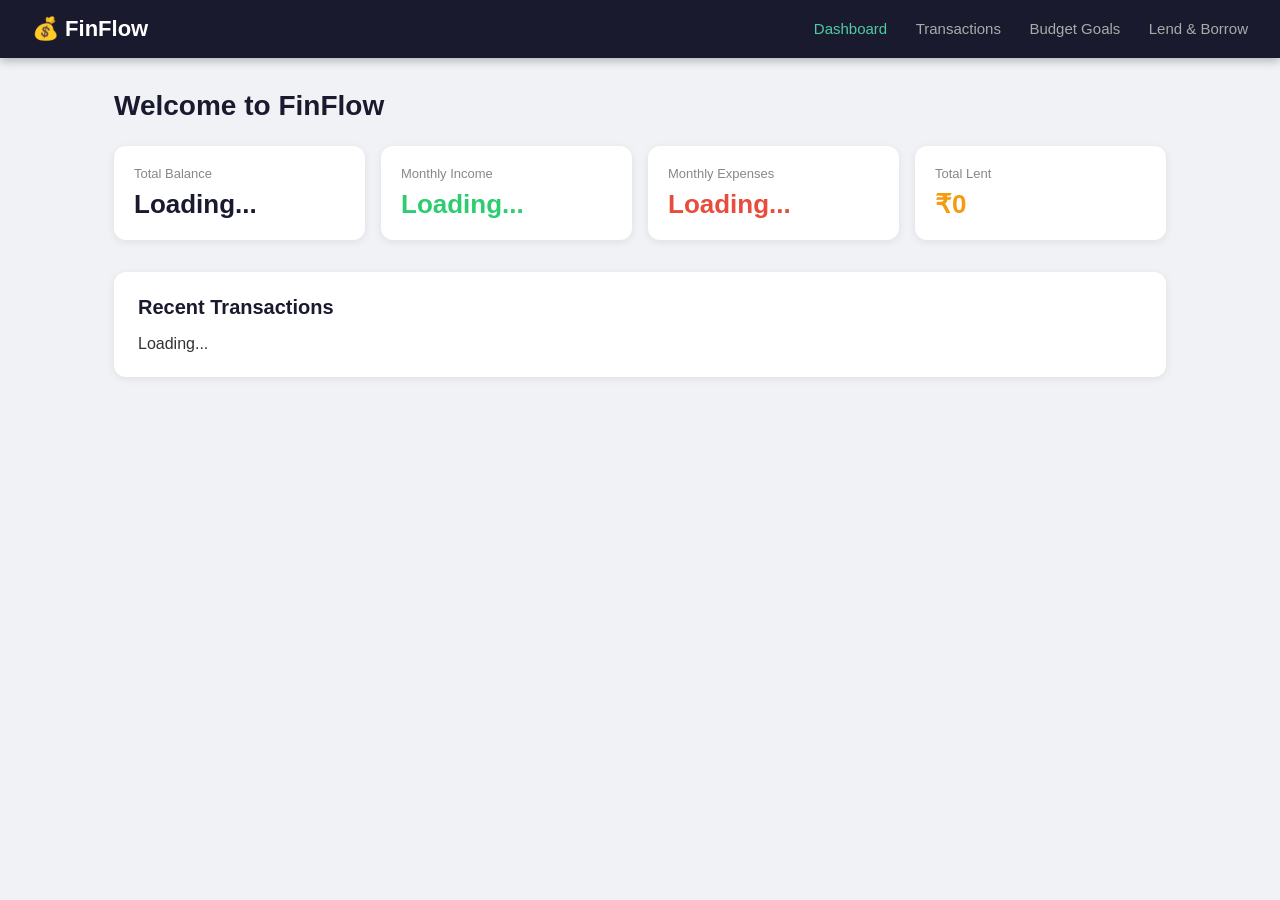
<file: templates/index.html>
<!DOCTYPE html>
<html lang="en">
<head>
    <meta charset="UTF-8">
    <meta name="viewport" content="width=device-width, initial-scale=1.0">
    <title>FinFlow</title>
    <link rel="stylesheet" href="/static/style.css">
</head>
<body>
    <nav class="navbar">
        <div class="nav-brand">💰 FinFlow</div>
        <div class="nav-links">
            <a href="/" class="active">Dashboard</a>
            <a href="/transactions-page">Transactions</a>
            <a href="/budget-page">Budget Goals</a>
            <a href="/lending-page">Lend & Borrow</a>
        </div>
    </nav>

    <main class="container">
        <h1>Welcome to FinFlow</h1>

        <div class="stats-grid">
            <div class="stat-card">
                <p class="stat-label">Total Balance</p>
                <p class="stat-value" id="total-balance">Loading...</p>
            </div>
            <div class="stat-card">
                <p class="stat-label">Monthly Income</p>
                <p class="stat-value income" id="total-income">Loading...</p>
            </div>
            <div class="stat-card">
                <p class="stat-label">Monthly Expenses</p>
                <p class="stat-value expense" id="total-expense">Loading...</p>
            </div>
            <div class="stat-card">
                <p class="stat-label">Total Lent</p>
                <p class="stat-value lent" id="total-lent">Loading...</p>
            </div>
        </div>

        <div class="section">
            <h2>Recent Transactions</h2>
            <div id="recent-transactions">Loading...</div>
        </div>
    </main>

    <script src="/static/app.js"></script>
</body>
</html>
</file>
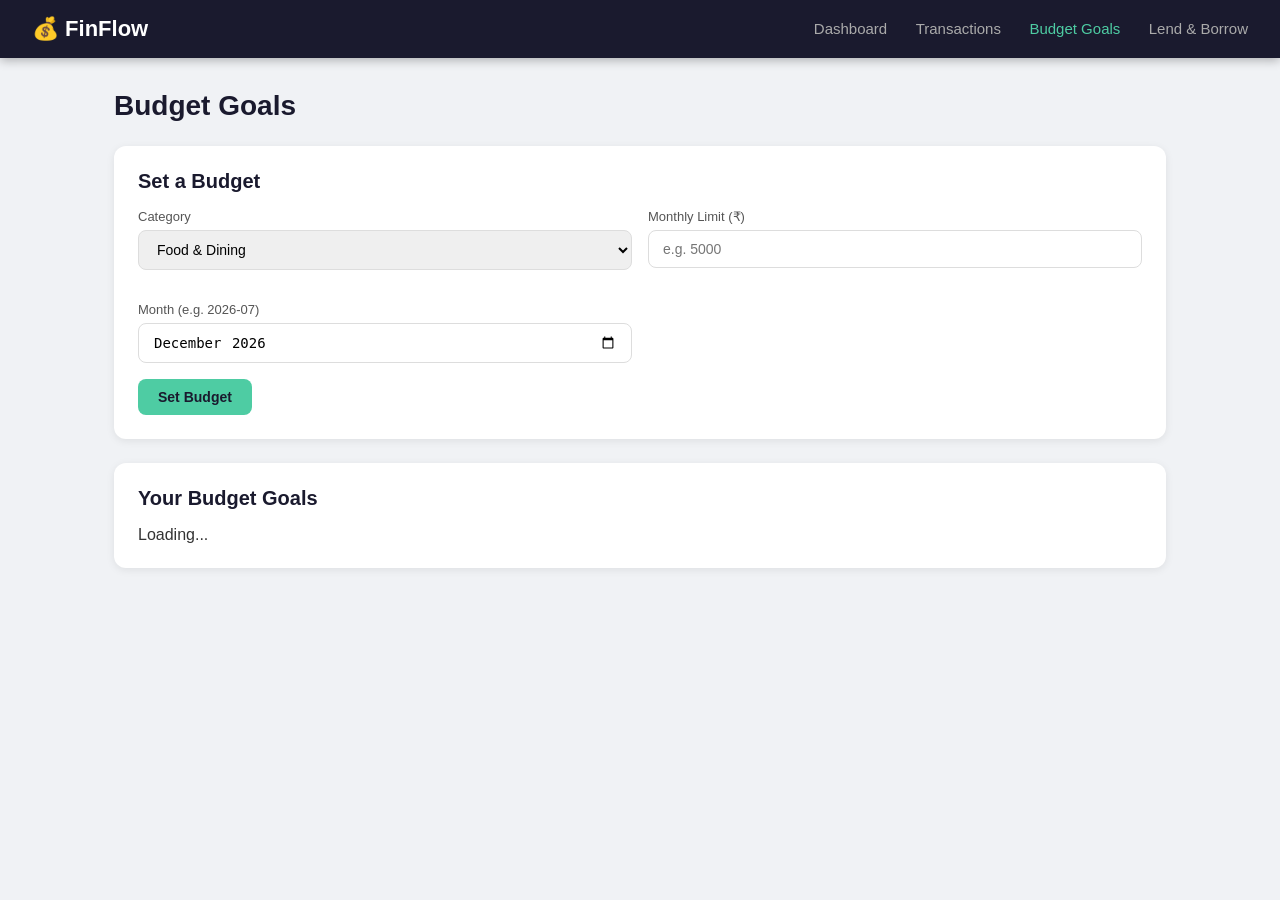
<file: templates/budget.html>
<!DOCTYPE html>
<html lang="en">
<head>
    <meta charset="UTF-8">
    <meta name="viewport" content="width=device-width, initial-scale=1.0">
    <title>FinFlow - Budget Goals</title>
    <link rel="stylesheet" href="/static/style.css">
</head>
<body>
    <nav class="navbar">
        <div class="nav-brand">💰 FinFlow</div>
        <div class="nav-links">
            <a href="/">Dashboard</a>
            <a href="/transactions-page">Transactions</a>
            <a href="/budget-page" class="active">Budget Goals</a>
            <a href="/lending-page">Lend & Borrow</a>
        </div>
    </nav>

    <main class="container">
        <h1>Budget Goals</h1>

        <div class="section">
            <h2>Set a Budget</h2>
            <div class="form-grid">
                <div class="form-group">
                    <label>Category</label>
                    <select id="budget-category">
                        <option value="Food">Food & Dining</option>
                        <option value="Transport">Transport</option>
                        <option value="Shopping">Shopping</option>
                        <option value="Bills">Bills & Utilities</option>
                        <option value="Entertainment">Entertainment</option>
                        <option value="Other">Other</option>
                    </select>
                </div>
                <div class="form-group">
                    <label>Monthly Limit (₹)</label>
                    <input type="number" id="budget-amount" placeholder="e.g. 5000" />
                </div>
                <div class="form-group">
                    <label>Month (e.g. 2026-07)</label>
                    <input type="month" id="budget-month" />
                </div>
            </div>
            <button class="btn" onclick="addBudget()">Set Budget</button>
        </div>

        <div class="section">
            <h2>Your Budget Goals</h2>
            <div id="budget-list">Loading...</div>
        </div>
    </main>

    <script src="/static/budget.js"></script>
</body>
</html>
</file>
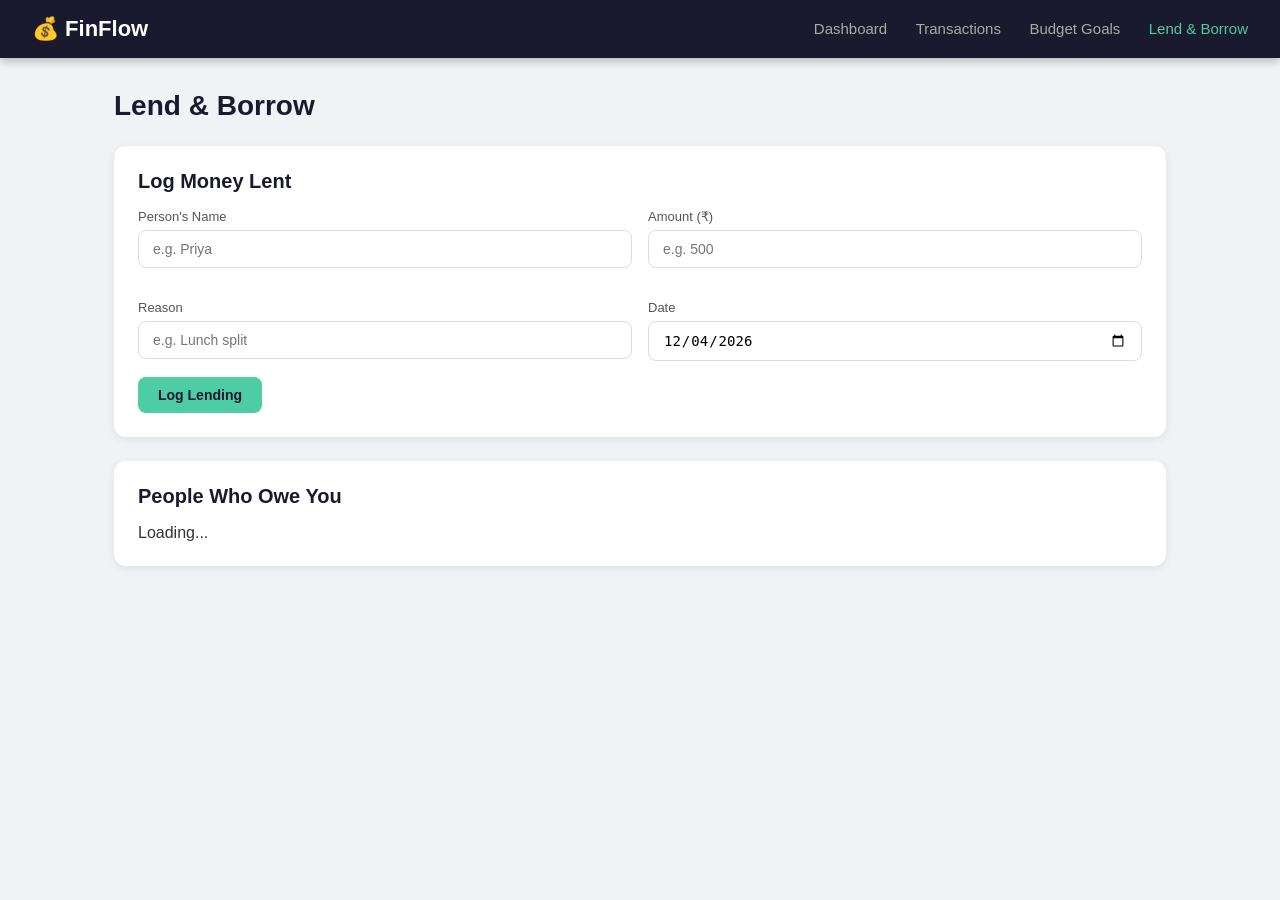
<file: templates/lending.html>
<!DOCTYPE html>
<html lang="en">
<head>
    <meta charset="UTF-8">
    <meta name="viewport" content="width=device-width, initial-scale=1.0">
    <title>FinFlow - Lend & Borrow</title>
    <link rel="stylesheet" href="/static/style.css">
</head>
<body>
    <nav class="navbar">
        <div class="nav-brand">💰 FinFlow</div>
        <div class="nav-links">
            <a href="/">Dashboard</a>
            <a href="/transactions-page">Transactions</a>
            <a href="/budget-page">Budget Goals</a>
            <a href="/lending-page" class="active">Lend & Borrow</a>
        </div>
    </nav>

    <main class="container">
        <h1>Lend & Borrow</h1>

        <div class="section">
            <h2>Log Money Lent</h2>
            <div class="form-grid">
                <div class="form-group">
                    <label>Person's Name</label>
                    <input type="text" id="person-name" placeholder="e.g. Priya" />
                </div>
                <div class="form-group">
                    <label>Amount (₹)</label>
                    <input type="number" id="lend-amount" placeholder="e.g. 500" />
                </div>
                <div class="form-group">
                    <label>Reason</label>
                    <input type="text" id="lend-reason" placeholder="e.g. Lunch split" />
                </div>
                <div class="form-group">
                    <label>Date</label>
                    <input type="date" id="lend-date" />
                </div>
            </div>
            <button class="btn" onclick="addLending()">Log Lending</button>
        </div>

        <div class="section">
            <div style="display:flex; justify-content:space-between; align-items:center; margin-bottom:16px;">
                <h2 style="margin-bottom:0;">People Who Owe You</h2>
                <div id="total-pending" style="font-size:18px; font-weight:600; color:#f39c12;"></div>
            </div>
            <div id="lending-list">Loading...</div>
        </div>
    </main>

    <script src="/static/lending.js"></script>
</body>
</html>
</file>
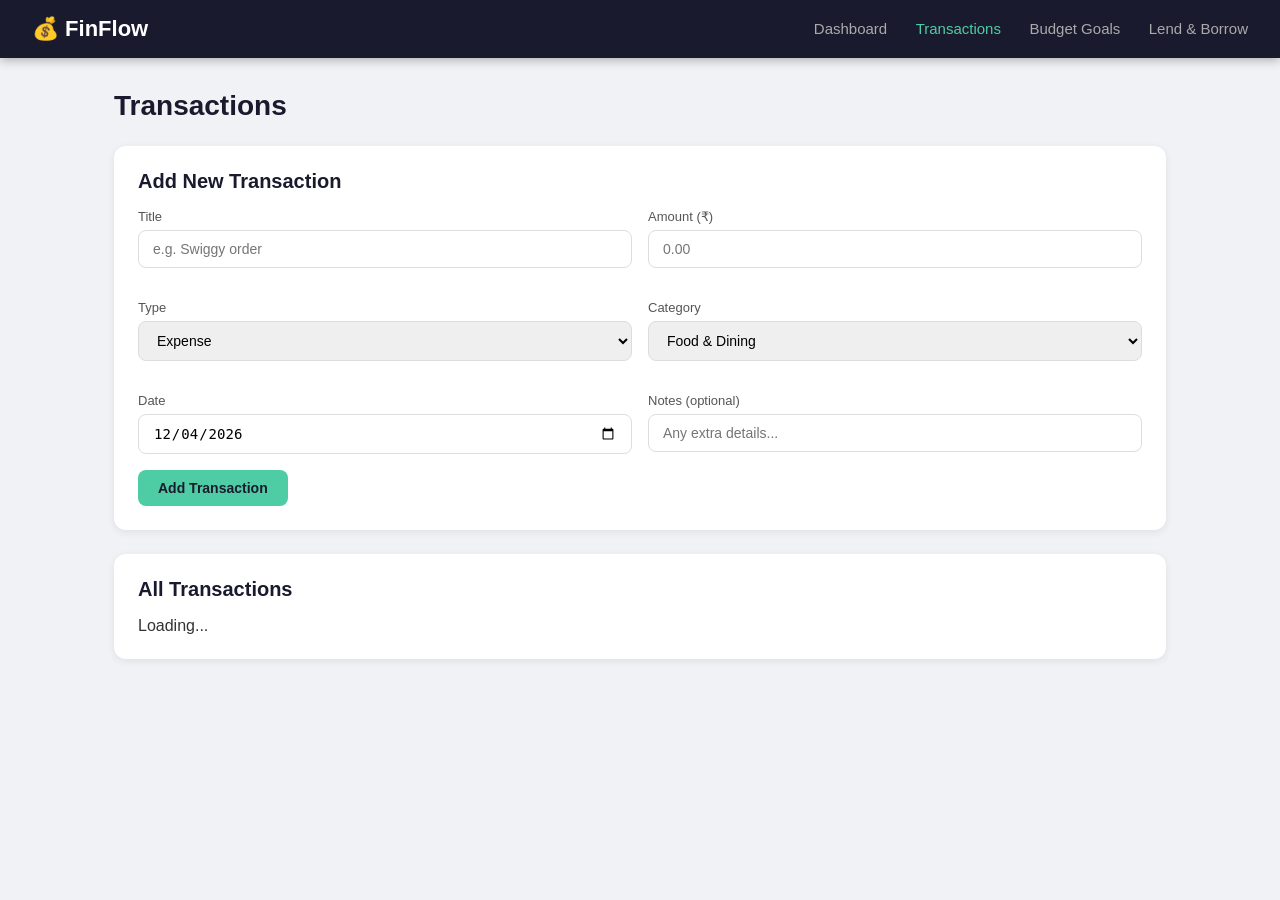
<file: templates/transactions.html>
<!DOCTYPE html>
<html lang="en">
<head>
    <meta charset="UTF-8">
    <meta name="viewport" content="width=device-width, initial-scale=1.0">
    <title>FinFlow - Transactions</title>
    <link rel="stylesheet" href="/static/style.css">
</head>
<body>
    <nav class="navbar">
        <div class="nav-brand">💰 FinFlow</div>
        <div class="nav-links">
            <a href="/">Dashboard</a>
            <a href="/transactions-page" class="active">Transactions</a>
            <a href="/budget-page">Budget Goals</a>
            <a href="/lending-page">Lend & Borrow</a>
        </div>
    </nav>

    <main class="container">
        <h1>Transactions</h1>

        <div class="section">
            <h2>Add New Transaction</h2>
            <div class="form-grid">
                <div class="form-group">
                    <label>Title</label>
                    <input type="text" id="title" placeholder="e.g. Swiggy order" />
                </div>
                <div class="form-group">
                    <label>Amount (₹)</label>
                    <input type="number" id="amount" placeholder="0.00" />
                </div>
                <div class="form-group">
                    <label>Type</label>
                    <select id="type">
                        <option value="expense">Expense</option>
                        <option value="income">Income</option>
                    </select>
                </div>
                <div class="form-group">
                    <label>Category</label>
                    <select id="category">
                        <option value="Food">Food & Dining</option>
                        <option value="Transport">Transport</option>
                        <option value="Shopping">Shopping</option>
                        <option value="Bills">Bills & Utilities</option>
                        <option value="Entertainment">Entertainment</option>
                        <option value="Salary">Salary</option>
                        <option value="Freelance">Freelance</option>
                        <option value="Other">Other</option>
                    </select>
                </div>
                <div class="form-group">
                    <label>Date</label>
                    <input type="date" id="date" />
                </div>
                <div class="form-group">
                    <label>Notes (optional)</label>
                    <input type="text" id="notes" placeholder="Any extra details..." />
                </div>
            </div>
            <button class="btn" onclick="addTransaction()">Add Transaction</button>
        </div>

        <div class="section">
            <h2>All Transactions</h2>
            <div id="transactions-list">Loading...</div>
        </div>
    </main>

    
    <script src="/static/transactions.js"></script>
</body>
</html>
</file>
<file: static/style.css>
* {
    margin: 0;
    padding: 0;
    box-sizing: border-box;
}

body {
    font-family: 'Segoe UI', Tahoma, Geneva, Verdana, sans-serif;
    background-color: #f0f2f5;
    color: #333;
}

.navbar {
    background-color: #1a1a2e;
    padding: 16px 32px;
    display: flex;
    justify-content: space-between;
    align-items: center;
    box-shadow: 0 2px 10px rgba(0,0,0,0.3);
}

.nav-brand {
    color: white;
    font-size: 22px;
    font-weight: 700;
}

.nav-links a {
    color: #aaa;
    text-decoration: none;
    margin-left: 24px;
    font-size: 15px;
    transition: color 0.2s;
}

.nav-links a:hover,
.nav-links a.active {
    color: #4ecca3;
}

.container {
    max-width: 1100px;
    margin: 32px auto;
    padding: 0 24px;
}

h1 {
    font-size: 28px;
    margin-bottom: 24px;
    color: #1a1a2e;
}

h2 {
    font-size: 20px;
    margin-bottom: 16px;
    color: #1a1a2e;
}

.stats-grid {
    display: grid;
    grid-template-columns: repeat(auto-fit, minmax(200px, 1fr));
    gap: 16px;
    margin-bottom: 32px;
}

.stat-card {
    background: white;
    border-radius: 12px;
    padding: 20px;
    box-shadow: 0 2px 8px rgba(0,0,0,0.08);
}

.stat-label {
    font-size: 13px;
    color: #888;
    margin-bottom: 8px;
}

.stat-value {
    font-size: 26px;
    font-weight: 600;
    color: #1a1a2e;
}

.stat-value.income { color: #2ecc71; }
.stat-value.expense { color: #e74c3c; }
.stat-value.lent { color: #f39c12; }

.section {
    background: white;
    border-radius: 12px;
    padding: 24px;
    box-shadow: 0 2px 8px rgba(0,0,0,0.08);
    margin-bottom: 24px;
}

.transaction-row {
    display: flex;
    justify-content: space-between;
    align-items: center;
    padding: 12px 0;
    border-bottom: 1px solid #f0f0f0;
}

.transaction-row:last-child {
    border-bottom: none;
}

.tx-title { font-weight: 500; }
.tx-category { font-size: 12px; color: #888; margin-top: 2px; }
.tx-amount { font-weight: 600; font-size: 16px; }
.tx-amount.income { color: #2ecc71; }
.tx-amount.expense { color: #e74c3c; }

.empty-state {
    text-align: center;
    color: #888;
    padding: 32px;
}

.btn {
    background-color: #4ecca3;
    color: #1a1a2e;
    border: none;
    padding: 10px 20px;
    border-radius: 8px;
    cursor: pointer;
    font-size: 14px;
    font-weight: 600;
    transition: background 0.2s;
}

.btn:hover { background-color: #38b48e; }

.form-group {
    margin-bottom: 16px;
}

.form-group label {
    display: block;
    font-size: 13px;
    color: #555;
    margin-bottom: 6px;
    font-weight: 500;
}

.form-group input,
.form-group select,
.form-group textarea {
    width: 100%;
    padding: 10px 14px;
    border: 1px solid #ddd;
    border-radius: 8px;
    font-size: 14px;
    outline: none;
    transition: border 0.2s;
}

.form-group input:focus,
.form-group select:focus {
    border-color: #4ecca3;
}

.form-grid {
    display: grid;
    grid-template-columns: 1fr 1fr;
    gap: 16px;
}

.badge {
    font-size: 11px;
    padding: 3px 10px;
    border-radius: 20px;
    font-weight: 500;
}

.badge-income { background: #d4efdf; color: #1e8449; }
.badge-expense { background: #fadbd8; color: #922b21; }
.badge-pending { background: #fdebd0; color: #935116; }
.badge-settled { background: #d4efdf; color: #1e8449; }
</file>
